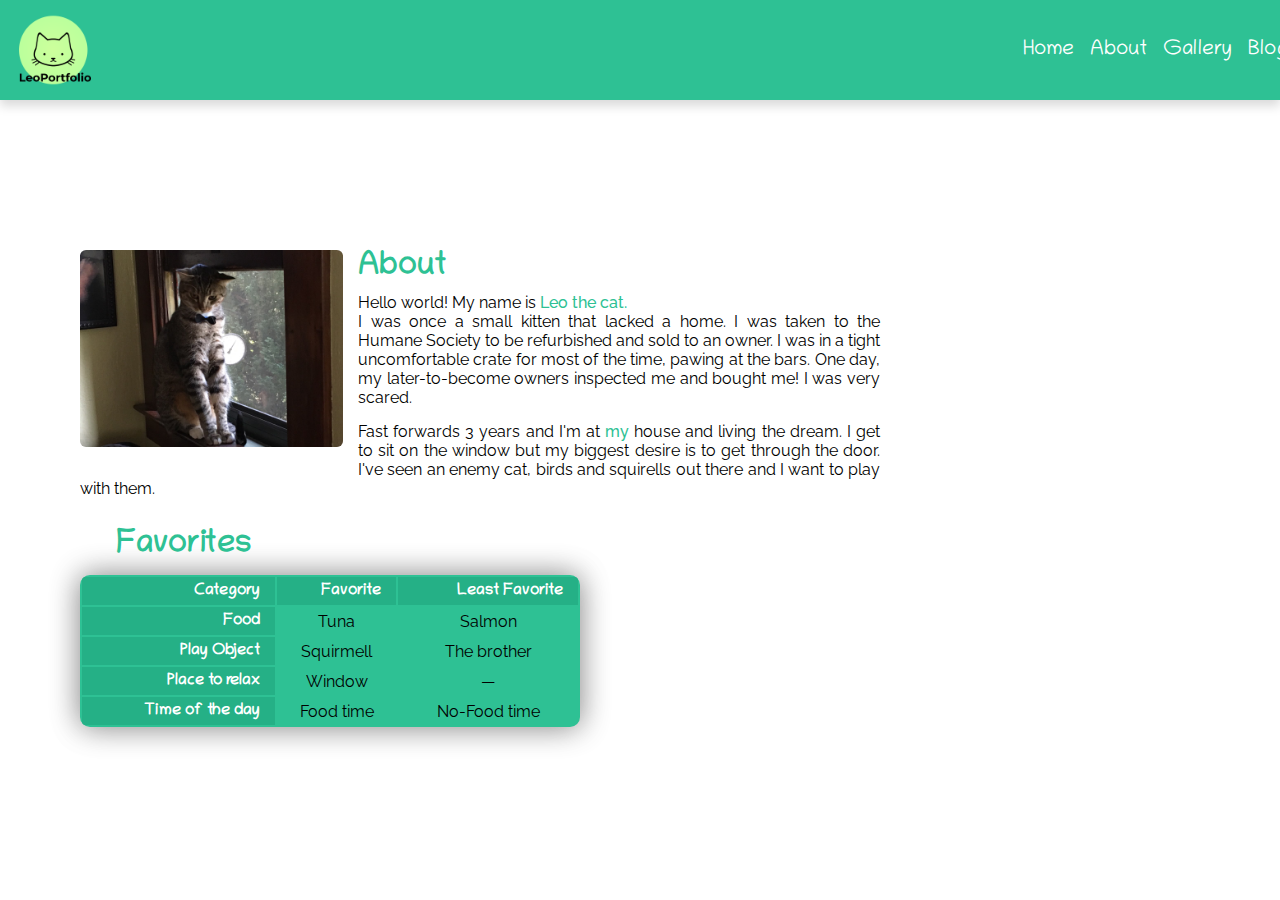
<file: about.html>
<!DOCTYPE html>
<html>
<head>
	<title>LeoPortfolio — My Portfolio Site</title>
	<meta charset="utf-8">
	<meta name="viewport" content="width=device-width, initial-scale=1.0, scalable=yes" />
	<meta name="title" content="LeoPortfolio my name is Leo and I'm a cat, I am cute so yeah... :3">
	<meta name="keywords" content="LeoPortfolio, cute, pookit, cats, :3">
	<link rel="stylesheet" type="text/css" href="./about.css">
	<link rel="shortcut icon" type="img/png" href="./images/shortcut_icon.png">
	<link href="https://fonts.googleapis.com/css2?family=Chilanka&family=Raleway:ital,wght@0,400;0,900;1,400;1,900&display=swap" rel="stylesheet"> 
</head>
<body>
	<nav>
		<div class="logo">
			<img src="./images/leo_logo.png" alt="LeoPortfolio" />
		</div>
		<ul class='nav-links'>
			<li><a href="index.html">Home</a></li>
			<li><a href="about.html">About</a></li>
			<li><a href="gallery.html">Gallery</a></li>
			<li><a href="blog.html">Blog</a></li>
		</ul>
	</nav>
	<main>
		<section class="about">
			<img src="./images/leo1.jpg">
			<h1>About</h1>
			<article>
				<p>Hello world! My name is <b>Leo the cat.</b></p>
				<p>I was once a small kitten that lacked a home. I was taken to the Humane Society to be refurbished and sold to an owner. I was in a tight uncomfortable crate for most of the time, pawing at the bars. One day, my later-to-become owners inspected me and bought me! I was very scared. </p>
			</article>
			<article>
				<p>Fast forwards 3 years and I'm at <b>my</b> house and living the dream. I get to sit on the window but my biggest desire is to get through the door. I've seen an enemy cat, birds and squirells out there and I want to play with them.</p>
			</article>
			<h1 class='favs'>Favorites</h1>
			<table>
				<tr>
					<th>Category</th>
					<th>Favorite</th>
					<th>Least Favorite</th>
				</tr>
				<tr>
					<th>Food</th>
					<td>Tuna</td>
					<td>Salmon</td>
				</tr>
				<tr>
					<th>Play Object</th>
					<td>Squirmell</td>
					<td>The brother</td>
				</tr>
				<tr>
					<th>Place to relax</th>
					<td>Window</td>
					<td> — </td>
				</tr>
				<tr>
					<th>Time of the day</th>
					<td>Food time</td>
					<td>No-Food time</td>
				</tr>
			</table>
		</section>
	</main>
</body>
</html>
</file>
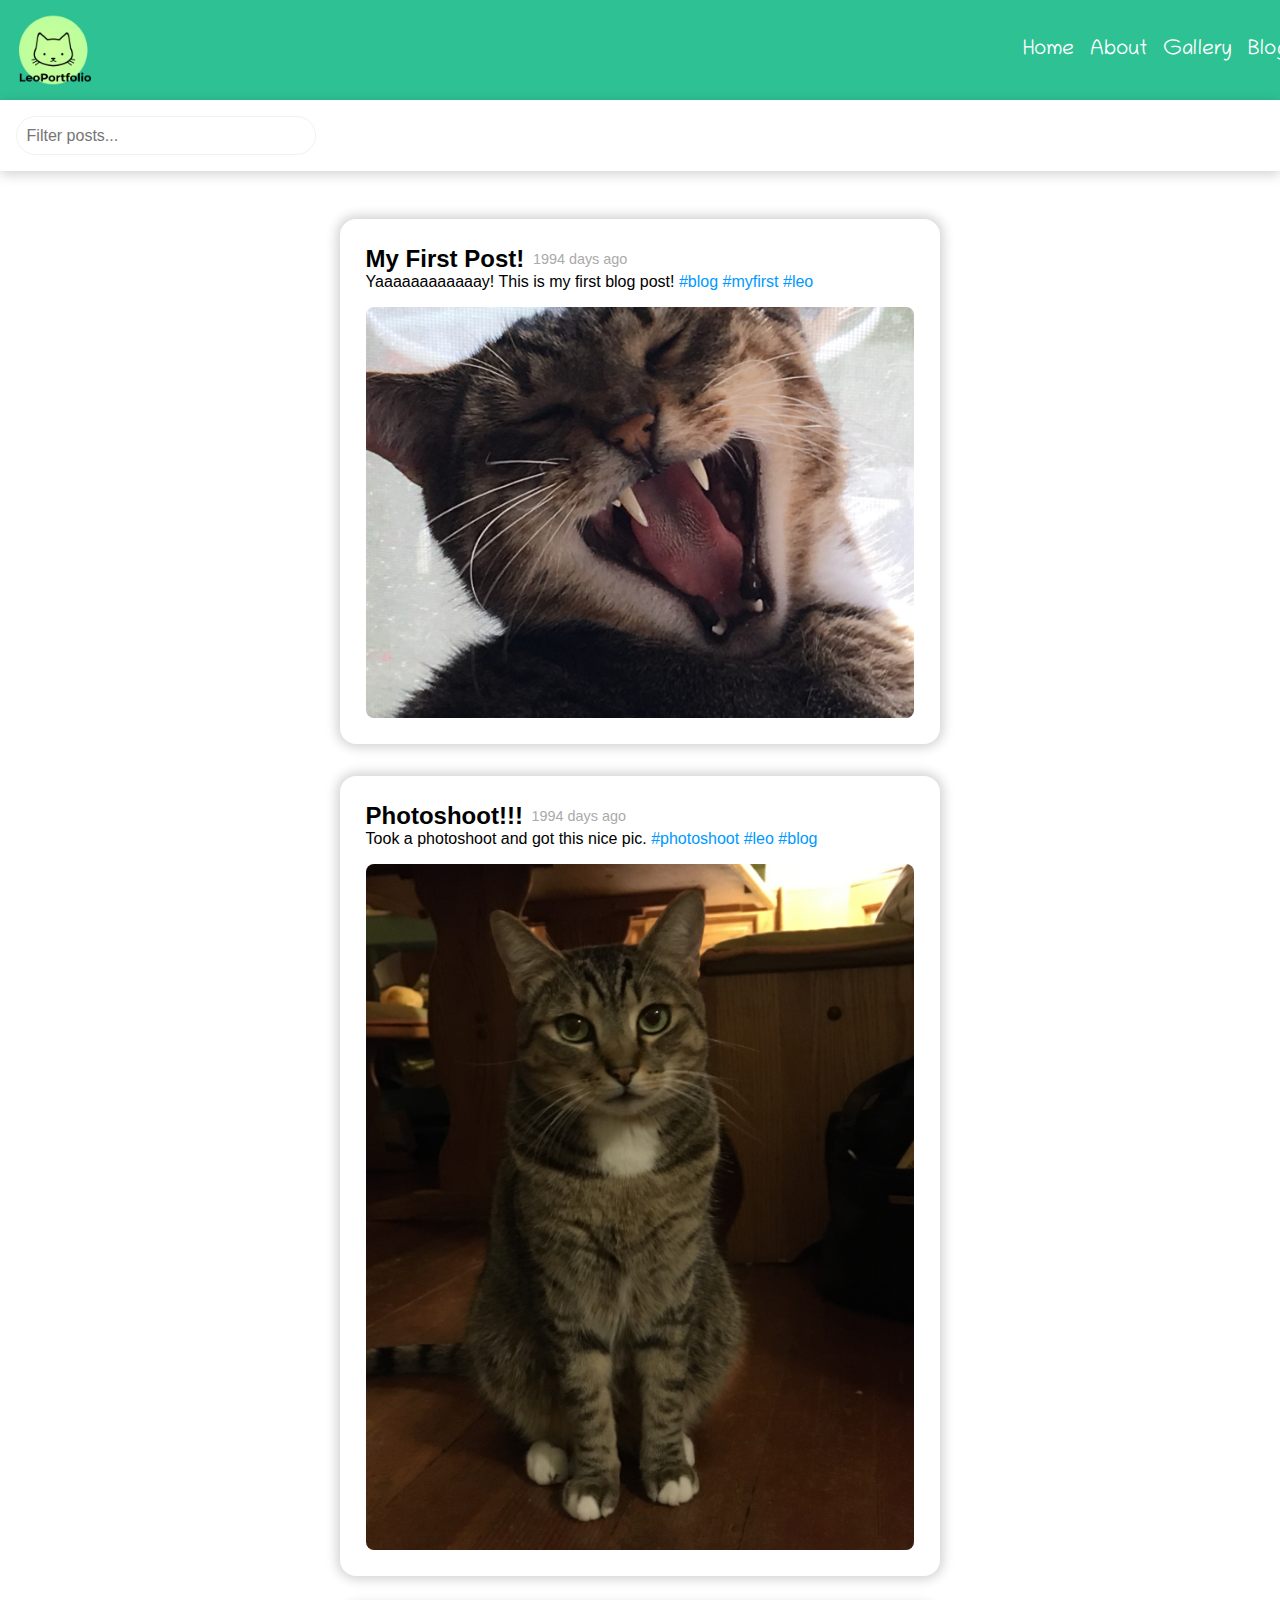
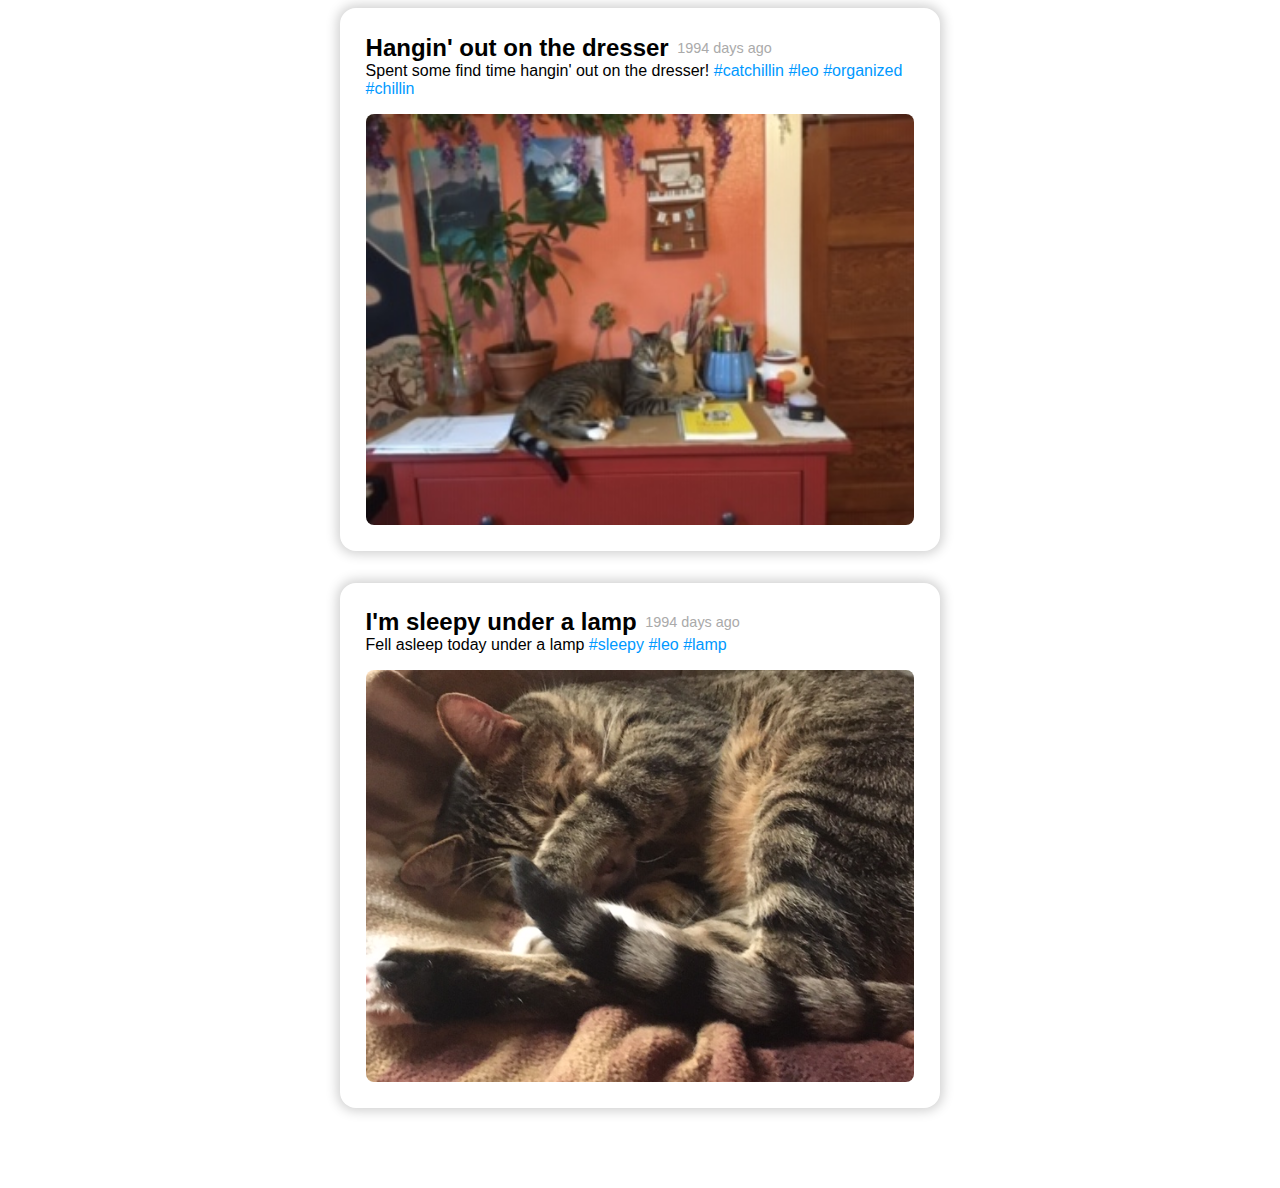
<file: blog.html>
<!DOCTYPE html>
<html lang="en">
<head>
    <meta charset="UTF-8">
    <meta http-equiv="X-UA-Compatible" content="IE=edge">
    <meta name="viewport" content="width=device-width, initial-scale=1.0">
    <link rel="shortcut icon" type="img/png" href="./images/shortcut_icon.png">
	<link href="https://fonts.googleapis.com/css2?family=Chilanka&family=Raleway:ital,wght@0,400;0,900;1,400;1,900&display=swap" rel="stylesheet"> 
    <link rel="stylesheet" href="blog.css">
    <title>Leo's Blog!</title>
</head>
<body>
    <nav>
		<div class="logo">
			<img src="./images/leo_logo.png" alt="LeoPortfolio" />
		</div>
		<ul class='nav-links'>
			<li><a href="index.html">Home</a></li>
			<li><a href="about.html">About</a></li>
			<li><a href="gallery.html">Gallery</a></li>
			<li><a href="blog.html">Blog</a></li>
		</ul>
	</nav>
    <div class="top-search">
        <input type="text" placeholder="Filter posts..." class="filter" />
    </div>
    <section class="posts">
        <div class="post">
            <h4 class="post-title">My First Post! <span class="date"></span></h4>
            <h4 class="post-description">Yaaaaaaaaaaaay! This is my first blog post! <span>#blog</span> <span>#myfirst</span> <span>#leo</span></h4>
            <div class="post-img">
                <img src="images/leo8.jpg" />
            </div>
        </div>
        <div class="post">
            <h4 class="post-title">Photoshoot!!! <span class="date"></span></h4>
            <h4 class="post-description">Took a photoshoot and got this nice pic. <span>#photoshoot</span> <span>#leo</span> <span>#blog</span></h4>
            <div class="post-img">
                <img src="images/pookit.png" />
            </div>
        </div>
	<div class="post">
            <h4 class="post-title">Hangin' out on the dresser <span class="date"></span></h4>
            <h4 class="post-description">Spent some find time hangin' out on the dresser! <span>#catchillin</span> <span>#leo</span> <span>#organized</span> <span>#chillin</span></h4>
            <div class="post-img">
                <img src="images/chillinOnDresser.png" />
            </div>
        </div>
	<div class="post">
            <h4 class="post-title">I'm sleepy under a lamp <span class="date"></span></h4>
            <h4 class="post-description">Fell asleep today under a lamp <span>#sleepy</span> <span>#leo</span> <span>#lamp</span></h4>
            <div class="post-img">
                <img src="images/pooker.png" />
            </div>
        </div>
    </section>

    <script src="blog.js"></script>
</body>
</html>
</file>
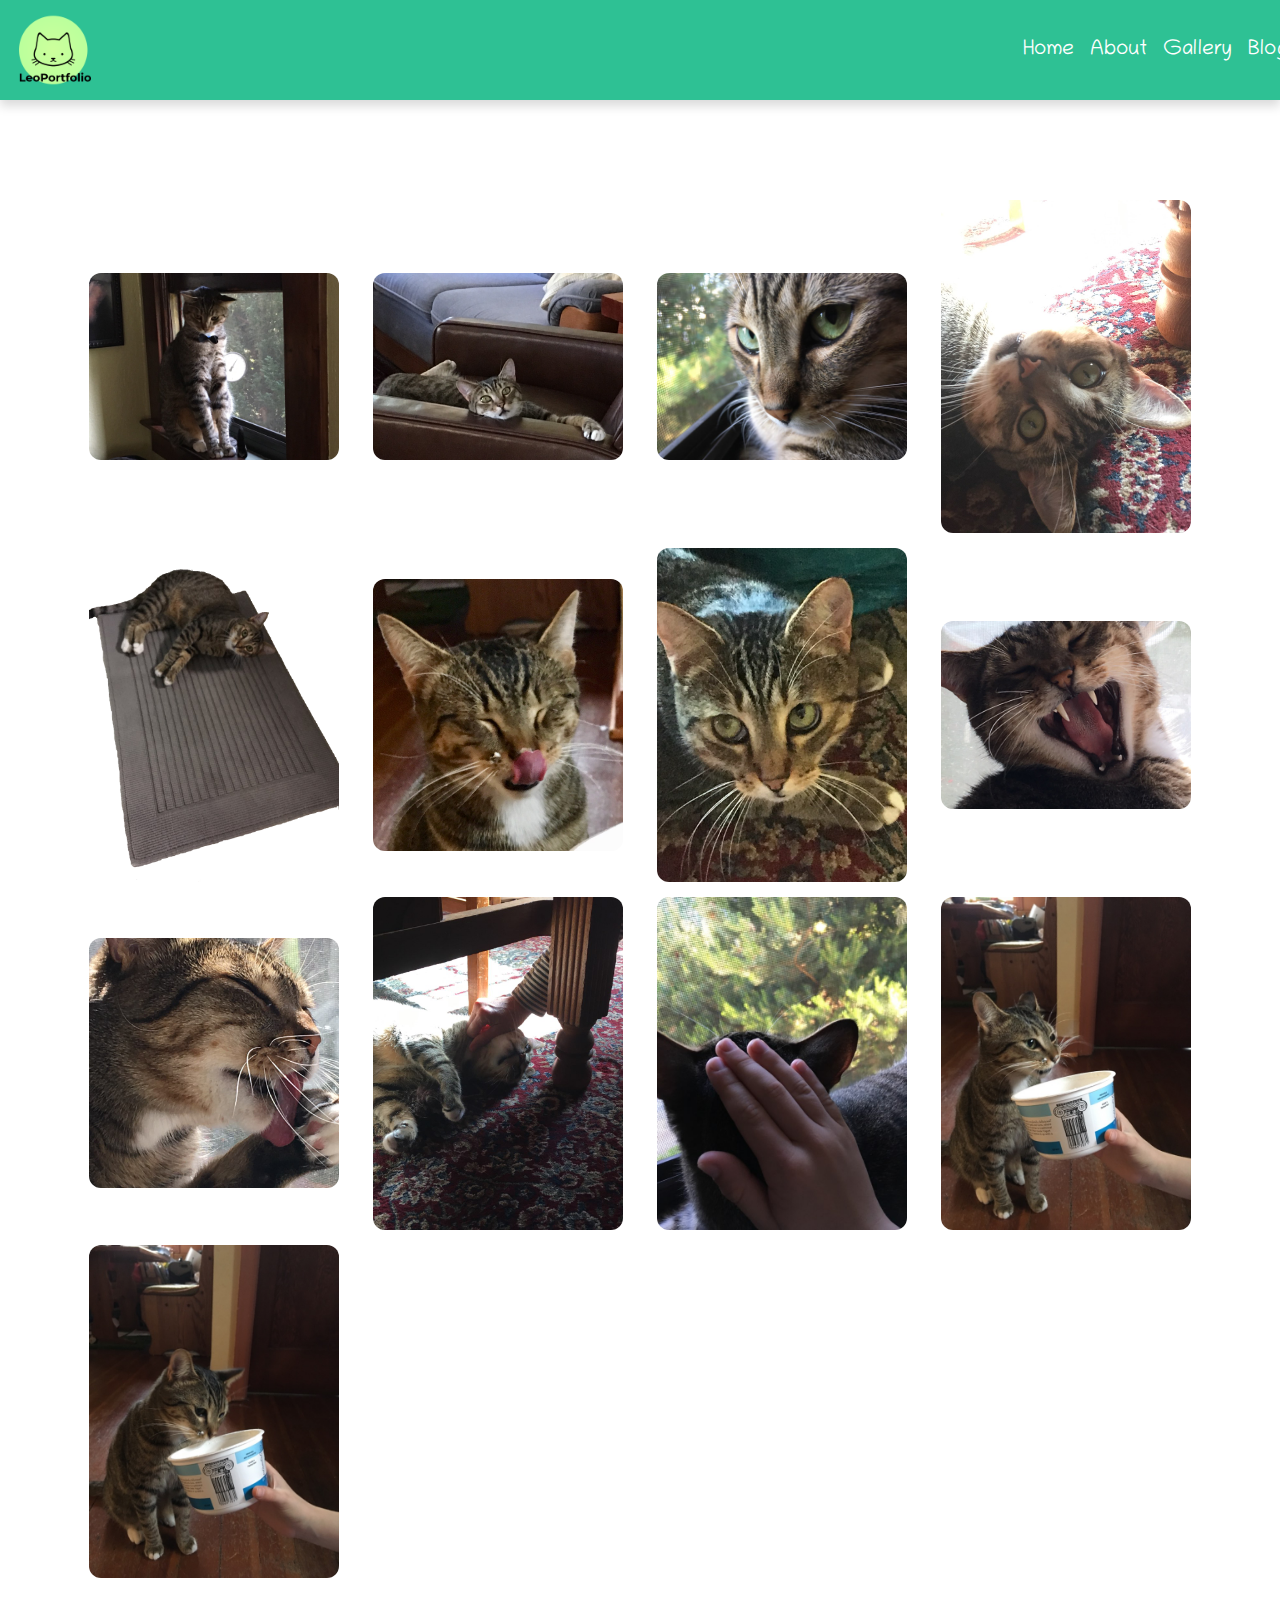
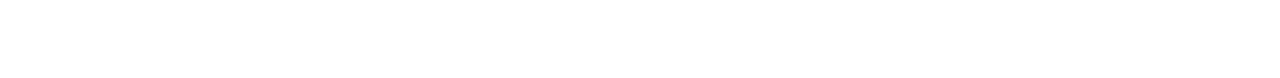
<file: gallery.html>
<!DOCTYPE html>
<html>
<head>
	<title>LeoPortfolio — My Portfolio Site</title>
	<meta charset="utf-8">
	<meta name="viewport" content="width=device-width, initial-scale=1.0, scalable=yes" />
	<meta name="title" content="LeoPortfolio my name is Leo and I'm a cat, I am cute so yeah... :3">
	<meta name="keywords" content="LeoPortfolio, cute, pookit, cats, :3">
	<link rel="stylesheet" type="text/css" href="./gallery.css">
	<link rel="shortcut icon" type="img/png" href="./images/shortcut_icon.png">
	<link href="https://fonts.googleapis.com/css2?family=Chilanka&family=Raleway:ital,wght@0,400;0,900;1,400;1,900&display=swap" rel="stylesheet"> 
</head>
<body>
	<nav>
		<div class="logo">
			<img src="./images/leo_logo.png" alt="LeoPortfolio" />
		</div>
		<ul class='nav-links'>
			<li><a href="index.html">Home</a></li>
			<li><a href="about.html">About</a></li>
			<li><a href="#">Gallery</a></li>
			<li><a href="blog.html">Blog</a></li>
		</ul>
	</nav>
	<div class="container">
		<div class="project">
			<img src="./images/leo1.jpg" alt="Leo the cat Image" data-url="https://softwarefuse.plusequalsmedia.com/leoportfolio/images/leo1.jpg" />
		</div>
		<div class="project">
			<img src="./images/leo2.jpg" alt="Leo the cat Image" data-url="https://softwarefuse.plusequalsmedia.com/leoportfolio/images/leo2.jpg" />
		</div>
		<div class="project">
			<img src="./images/leo3.jpg" alt="Leo the cat Image" data-url="https://softwarefuse.plusequalsmedia.com/leoportfolio/images/leo3.jpg" />
		</div>
		<div class="project">
			<img src="./images/leo4.jpg" alt="Leo the cat Image" data-url="https://softwarefuse.plusequalsmedia.com/leoportfolio/images/leo4.jpg" />
		</div>
		<div class="project">
			<img src="./images/leo5.jpg" alt="Leo the cat Image" data-url="https://softwarefuse.plusequalsmedia.com/leoportfolio/images/leo5.jpg" />
		</div>
		<div class="project">
			<img src="./images/leo6.jpg" alt="Leo the cat Image" data-url="https://softwarefuse.plusequalsmedia.com/leoportfolio/images/leo6.jpg" />
		</div>
		<div class="project">
			<img src="./images/leo7.jpg" alt="Leo the cat Image" data-url="https://softwarefuse.plusequalsmedia.com/leoportfolio/images/leo7.jpg" />
		</div>
		<div class="project">
			<img src="./images/leo8.jpg" alt="Leo the cat Image" data-url="https://softwarefuse.plusequalsmedia.com/leoportfolio/images/leo8.jpg" />
		</div>
		<div class="project">
			<img src="./images/leo9.jpg" alt="Leo the cat Image" data-url="https://softwarefuse.plusequalsmedia.com/leoportfolio/images/leo9.jpg" />
		</div>
		<div class="project">
			<img src="./images/leo10.jpg" alt="Leo the cat Image" data-url="https://softwarefuse.plusequalsmedia.com/leoportfolio/images/leo10.jpg" />
		</div>
		<div class="project">
			<img src="./images/leo11.jpg" alt="Leo the cat Image" data-url="https://softwarefuse.plusequalsmedia.com/leoportfolio/images/leo11.jpg" />
		</div>
		<div class="project">
			<img src="./images/leo12.jpg" alt="Leo the cat Image" data-url="https://softwarefuse.plusequalsmedia.com/leoportfolio/images/leo12.jpg" />
		</div>
		<div class="project">
			<img src="./images/leo13.jpg" alt="Leo the cat Image" data-url="https://softwarefuse.plusequalsmedia.com/leoportfolio/images/leo13.jpg" />
		</div>
	</div>

	<script type="text/javascript" src="./gallery.js"></script>
</body>
</html>
</file>
<file: about.css>
* {
	margin: 0;
	padding: 0;
	box-sizing: border-box;
}
nav {
	background: #2ec194;
	width: 100%;
	height: 100px;
	padding: 15px;
	display: flex;
	justify-content: space-between;
	align-items: center;
	z-index: 1000;
	box-shadow: 0 6px 10px #00000026;
}
nav .logo {
	position: relative;
	width: 80px;
	height: 80px;
	display: flex;
}
nav .logo img {
	margin: auto;
	width: 80px;
}
nav .nav-links {
	list-style: none;
	display: flex;
	justify-content: space-around;
	align-items: center;
	width: 250px;
}
nav .nav-links li a {
	color: #fff;
	font-family: 'Chilanka';
	text-decoration: none;
	font-size: 1.3em;
	padding: 8px;
	border-radius: 8px;
	cursor: pointer;
	z-index: 1000;
}
nav .nav-links li a:hover {
	cursor: pointer;
	background: #5ce0b9;
	transition: .16s;
}



section {
	width: 100%;
	padding: 150px 80px;
}
section img {
	width: 263px;
	border-radius: 6px;
	float: left;
	margin: 0 15px 15px 0;
}
section h1 {
	color: #2ec194;
	font-family: 'Chilanka';
	font-size: 2rem;
	margin-bottom: 8px;
}
section article p {
	font-family: 'Raleway';
	text-align: justify;
}
section article b {
	color: #2ec194;
	font-weight: 500;
}
section article {
	max-width: 800px;
	margin-bottom: 15px;
}
section table {
	width: 500px;
	background: #2ec194;
	border-radius: 10px;
	overflow: hidden;
	box-shadow: 1px 1px 30px #00000045,
				-1px -1px 30px #00000045;
}
section table th {
	text-align: right;
	padding: 5px 15px;
	font-family: 'Chilanka';
	background: #25b086;
	color: #fff;
}
section table td {
	font-family: 'Raleway';
	text-align: center;
}
.favs {
	margin-top: 30px;
	margin-bottom: 12px;
	margin-left: 36px;
}



@media (max-width: 726px) {
	section {
		padding: 150px 30px;
	}
}

@media (max-width: 568px) {
	section img {
		width: 200px;
		margin-bottom: 0;
	}
	section table {
		transform: scale(.8) translateX(-60px);
	}
}

@media (max-width: 482px) {
	section article {
		font-size: .8em;
	}
	section h1 {
		margin-top: 18px;
	}
	section {
		display: flex;
		justify-content: center;
		align-items: center;
		flex-direction: column;
	}
	section table {
		transform: translateX(0px) scale(.8);
	}
}

@media (max-width: 420px) {
	section table {
		width: 400px;
	}
}

@media (max-width: 342px) {
	section table {
		transform: translateX(0px) scale(.7);
	}
}
</file>
<file: blog.css>
* {
	margin: 0;
	padding: 0;
	box-sizing: border-box;
    transition: .4s;
}
nav {
	background: #2ec194;
	width: 100%;
	height: 100px;
	padding: 15px;
	display: flex;
	justify-content: space-between;
	align-items: center;
	z-index: 1000;
	box-shadow: 0 6px 10px #00000026;
}
nav .logo {
	position: relative;
	width: 80px;
	height: 80px;
	display: flex;
}
nav .logo img {
	margin: auto;
	width: 80px;
}
nav .nav-links {
	list-style: none;
	display: flex;
	justify-content: space-around;
	align-items: center;
	width: 250px;
}
nav .nav-links li a {
	color: #fff;
	font-family: 'Chilanka';
	text-decoration: none;
	font-size: 1.3em;
	padding: 8px;
	border-radius: 8px;
	cursor: pointer;
	z-index: 1000;
}
nav .nav-links li a:hover {
	cursor: pointer;
	background: #5ce0b9;
	transition: .16s;
}
.top-search {
    padding: 1em;
    display: flex;
    background: #fff;
    display: flex;
    position: sticky;
    top: 0px;
    box-shadow: 0 3px 12px #00000030;
    z-index: 1000;
}
.top-search .filter {
    font-size: 1em;
    width: 100%;
    max-width: 300px;
    padding: .6em;
    border-radius: 2em;
    border: 1px solid #f1f1f1;
}
.top-search .filter:focus {
    border: 1px solid #e0466b;
}

.posts {
    width: 100%;
    padding: 3em 1.8em;
    display: flex;
    flex-direction: column;
    align-items: center;
    justify-content: center;
}
.posts .post {
    width: 100%;
    max-width: 600px;
    max-height: 800px;
    display: flex;
    flex-direction: column;
    justify-content: center;
    align-items: flex-start;
    padding: 1.6em;
    background: #fff;
    box-shadow: 0 0 12px 3px #00000030;
    border-radius: 1em;
    margin-bottom: 2em;
    font-family: arial;
}
.post .post-title {
    font-size: 1.5em;
    display: flex;
    align-items: center;
}
.post-description {
    font-weight: lighter;
}
.post .post-description span {
    color: #0099ff;
}
.post .post-title .date {
    font-size: .6em;
    font-weight: lighter;
    color: #aaa;
    margin-left: .6em;
}
.post .post-img {
    width: 100%;
    display: flex;
    overflow: hidden;
    border-radius: .5em;
    margin-top: 1em;
}
.post .post-img img {
	width: 100%;
	max-width: 800px;
}
.post-img:hover > img {
    transform: scale(1.2);
}
</file>
<file: gallery.css>
* {
	margin: 0;
	padding: 0;
	box-sizing: border-box;
	transition: .4s;
}
nav {
	background: #2ec194;
	width: 100%;
	height: 100px;
	padding: 15px;
	display: flex;
	justify-content: space-between;
	align-items: center;
	z-index: 1000;
	box-shadow: 0 6px 10px #00000026;
}
nav .logo {
	position: relative;
	width: 80px;
	height: 80px;
	display: flex;
}
nav .logo img {
	margin: auto;
	width: 80px;
	height: 79.5px;
}
nav .nav-links {
	list-style: none;
	display: flex;
	justify-content: space-around;
	align-items: center;
	width: 250px;
}
nav .nav-links li a {
	color: #fff;
	font-family: 'Chilanka';
	text-decoration: none;
	font-size: 1.3em;
	padding: 8px;
	border-radius: 8px;
	cursor: pointer;
	z-index: 1000;
}
nav .nav-links li a:hover {
	cursor: pointer;
	background: #5ce0b9;
	transition: .16s;
}





.container {
	width: 100%;
	padding: 100px 80px;
	display: grid;
	place-items: center;
	grid-gap: 15px !important;
	grid-template-columns: repeat(auto-fit, minmax(236px, 1fr));
}
.container .project img {
	margin: auto;
	width: 250px;
	height: 100%;
}
.container .project {
	display: flex;
	width: 250px;
	height: max-content;
	overflow: hidden;
	border-radius: 12px;
}
.container .project:hover img {
	transform: scale(1.2);
}
</file>
